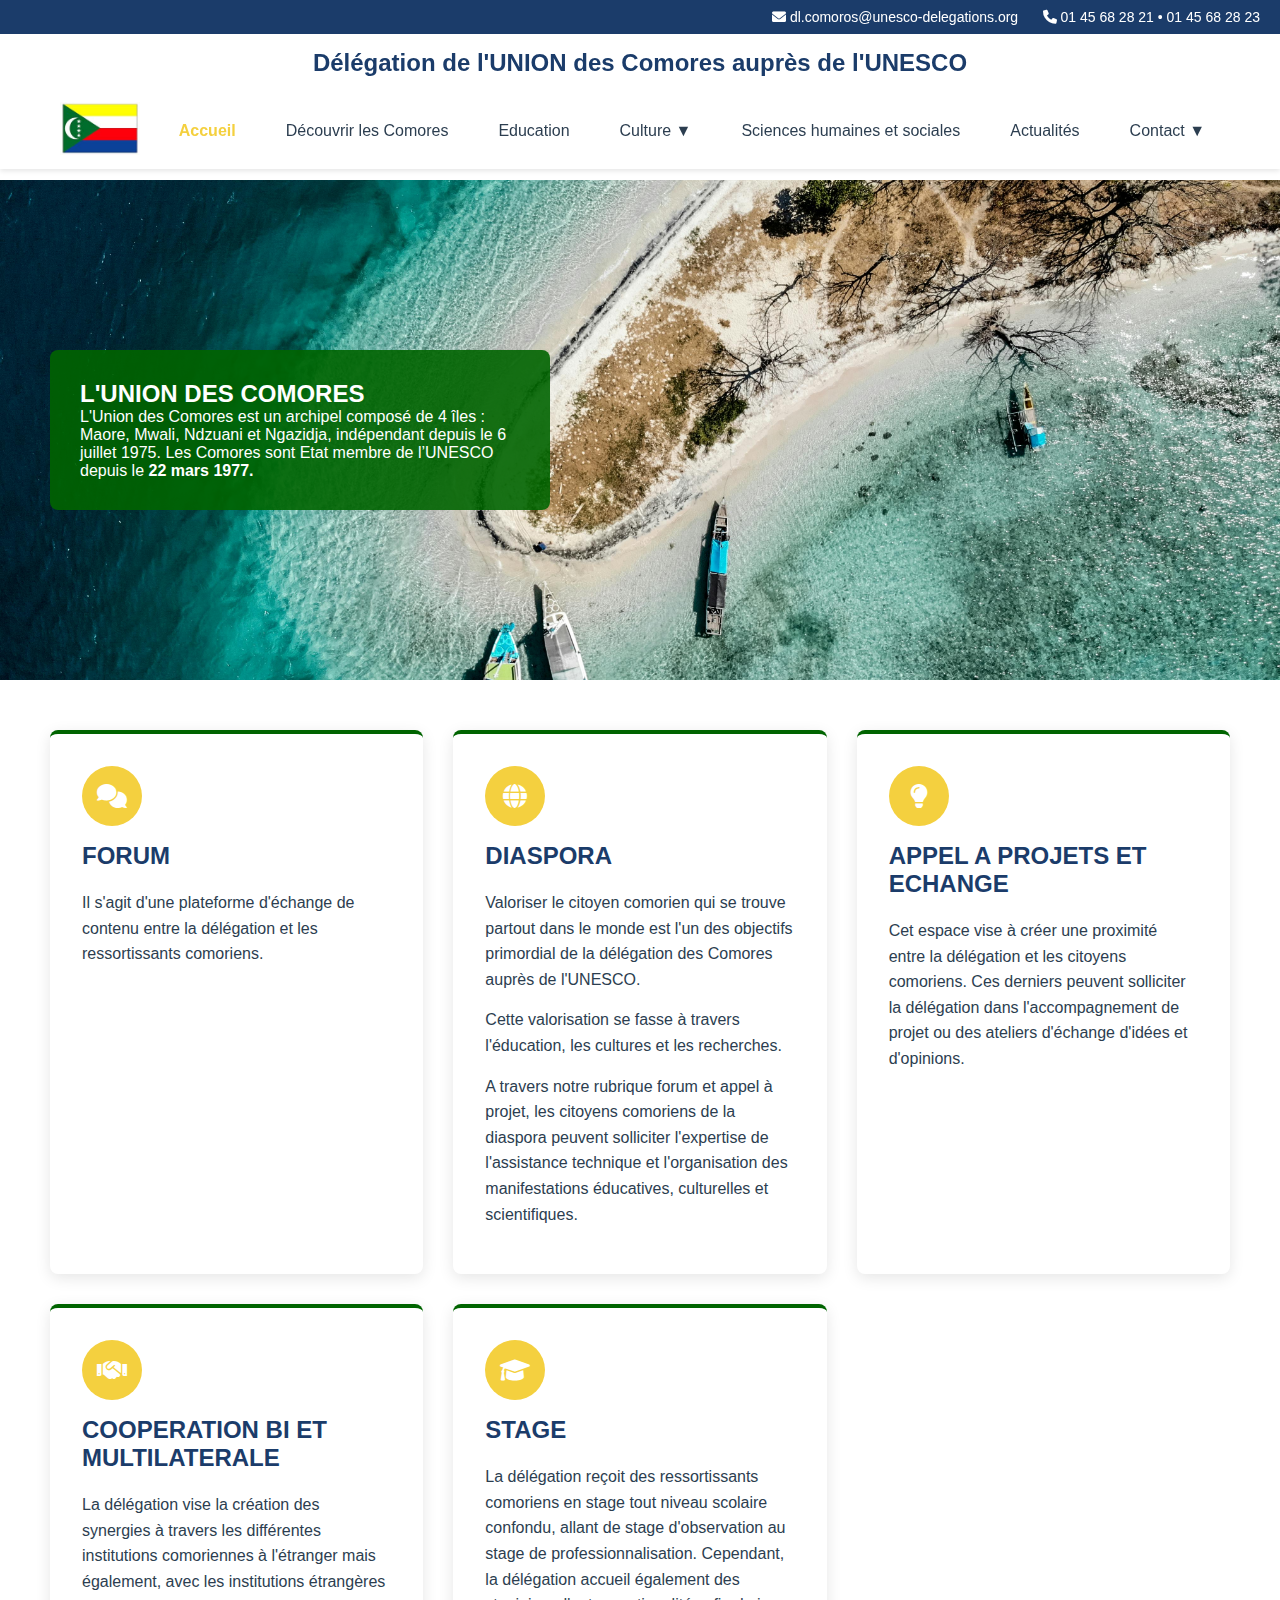
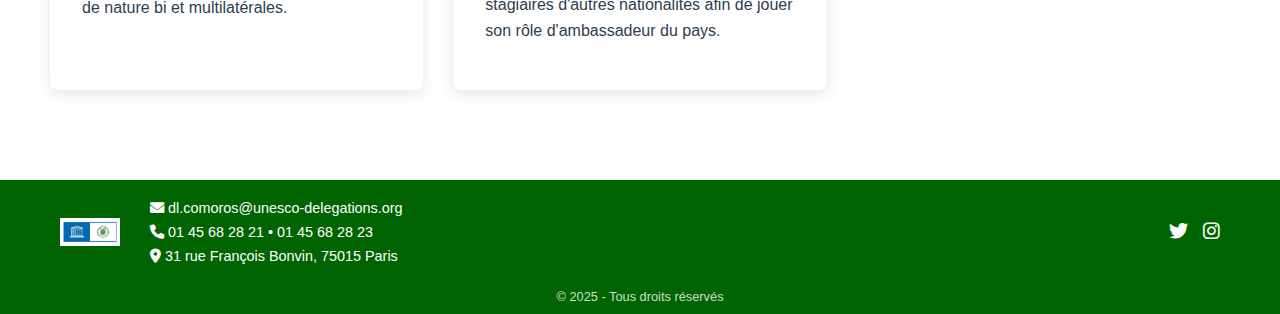
<file: index.html>
<!DOCTYPE html>
<html lang="fr">
<head>
    <meta charset="UTF-8">
    <meta name="viewport" content="width=device-width, initial-scale=1.0">
    <title>Accueil - Délégation des Comores</title>
    <link rel="icon" type="image/x-icon" href="img/favicon.png">
    <link href="https://cdnjs.cloudflare.com/ajax/libs/font-awesome/6.0.0/css/all.min.css" rel="stylesheet">
    <link href="styles/index.css" rel="stylesheet">
</head>
<body>
    <header>
        <div class="top-bar">
            <a href="mailto:dl.comoros@unesco-delegations.org"><i class="fas fa-envelope"></i> dl.comoros@unesco-delegations.org</a>
            <a href="#"><i class="fas fa-phone"></i> 01 45 68 28 21 • 01 45 68 28 23</a>
        </div>
        <h1>Délégation de l'UNION des Comores auprès de l'UNESCO</h1>
        <div class="main-nav">
            <div class="logo">
                <a href="index.html"><img src="img/drapeau-comores.jpg" alt="Logo"></a>
            </div>
            <button class="hamburger" aria-label="Menu mobile">
                <span></span>
                <span></span>
                <span></span>
            </button>
            <nav>
                <ul>
                    <li class="active"><a href="index.html">Accueil</a></li>
                    <li><a href="comores.html">Découvrir les Comores</a></li>
                    <li><a href="education.html">Education</a></li>
                    <li>
                        <a href="culture.html">Culture ▼</a>
                        <ul class="sub-menu">
                            <li><a href="cult-pnat.html">Patrimoine culturel et naturel</a></li>
                            <li><a href="cult-pimmateriel.html">Patrimoine immatériel</a></li>
                        </li> 
                        </ul>
                    <li><a href="sciences-hs.html">Sciences humaines et sociales</a></li>
                    <li><a href="actualites.html">Actualités</a></li>
                    <li>
                    <a href="contact.html">Contact ▼</a>
                    <ul class="sub-menu">
                        <li><a href="representants.html">Représentants</a></li>
                </ul>
            </nav>
        </div>
    </header>

    <!-- Flux RSS banderole -->
    <div class="rss-ticker">
        <rssapp-ticker id="_cpVtW7eo3ubuuKLL"></rssapp-ticker>
        </div>

    <section class="hero">
        <img src="img/hero1.jpg" alt="Hero image" class="hero-image">
        <div class="hero-content">
            <h2>L'UNION DES COMORES</h2>
            <p>L'Union des Comores est un archipel composé de 4 îles : Maore, Mwali, Ndzuani et Ngazidja, indépendant
                depuis le 6 juillet 1975.
                Les Comores sont Etat membre de l’UNESCO depuis le <strong> 22 mars 1977. </strong></p>
        </div>
    </section>

    <section class="main-content">
        <div class="card">
            <div class="icon-wrapper">
                <i class="fas fa-comments"></i>
            </div>
            <h2>FORUM</h2>
            <div class="card-content">
                <p>Il s'agit d'une plateforme d'échange de contenu entre la délégation et les ressortissants comoriens.</p>
            </div>
        </div>
    
        <div class="card">
            <div class="icon-wrapper">
                <i class="fas fa-globe"></i>
            </div>
            <h2>DIASPORA</h2>
            <div class="card-content">
                <p>Valoriser le citoyen comorien qui se trouve partout dans le monde est l'un des objectifs primordial de la délégation des Comores auprès de l'UNESCO.</p>
                <p>Cette valorisation se fasse à travers l'éducation, les cultures et les recherches.</p>
                <p>A travers notre rubrique forum et appel à projet, les citoyens comoriens de la diaspora peuvent solliciter l'expertise de l'assistance technique et l'organisation des manifestations éducatives, culturelles et scientifiques.</p>
            </div>
        </div>
    
        <div class="card">
            <div class="icon-wrapper">
                <i class="fas fa-lightbulb"></i>
            </div>
            <h2>APPEL A PROJETS ET ECHANGE</h2>
            <div class="card-content">
                <p>Cet espace vise à créer une proximité entre la délégation et les citoyens comoriens. Ces derniers peuvent solliciter la délégation dans l'accompagnement de projet ou des ateliers d'échange d'idées et d'opinions.</p>
            </div>
        </div>
    
        <div class="card">
            <div class="icon-wrapper">
                <i class="fas fa-handshake"></i>
            </div>
            <h2>COOPERATION BI ET MULTILATERALE</h2>
            <div class="card-content">
                <p>La délégation vise la création des synergies à travers les différentes institutions comoriennes à l'étranger mais également, avec les institutions étrangères de nature bi et multilatérales.</p>
            </div>
        </div>
    
        <div class="card">
            <div class="icon-wrapper">
                <i class="fas fa-graduation-cap"></i>
            </div>
            <h2>STAGE</h2>
            <div class="card-content">
                <p>La délégation reçoit des ressortissants comoriens en stage tout niveau scolaire confondu, allant de stage d'observation au stage de professionnalisation. Cependant, la délégation accueil également des stagiaires d'autres nationalités afin de jouer son rôle d'ambassadeur du pays.</p>
            </div>
        </div>
    </section>

    <!-- RSS Wall -->
    <div class="rss-wall">
        <rssapp-wall id="_cpVtW7eo3ubuuKLL"></rssapp-wall>
    </div>
<!-- Footer -->
    <footer>
        <div class="footer-container">
            <div class="footer-info">
                <img src="img/unesco.jpg" alt="Logo UNESCO" class="unesco-logo">
                <div class="contact-info">
                    <a href="mailto:dl.comoros@unesco-delegations.org"><i class="fas fa-envelope"></i> dl.comoros@unesco-delegations.org</a>
                    <a href="#"><i class="fas fa-phone"></i> 01 45 68 28 21 • 01 45 68 28 23</a>
                    <a href="https://www.google.com/maps/search/?api=1&query=31+rue+François+Bonvin+75015+Paris" target="_blank" rel="noopener noreferrer"><i class="fas fa-map-marker-alt"></i> 31 rue François Bonvin, 75015 Paris</a>
                </div>
            </div>
            <div class="social-links">
                <a href="https://x.com/dlcomores" target="_blank"><i class="fab fa-twitter"></i></a>
                <a href="https://www.instagram.com/comoresunesco/" target="_blank"><i class="fab fa-instagram"></i></a>
            </div>
        </div>
        <div class="copyright">
            <p>&copy; 2025 - Tous droits réservés</p>
        </div>
    </footer>

    <script src="https://widget.rss.app/v1/ticker.js" type="text/javascript" async></script>
    <script src="https://widget.rss.app/v1/wall.js" type="text/javascript" async></script>
    <script src="script.js"></script>
</body>
</html>
</file>
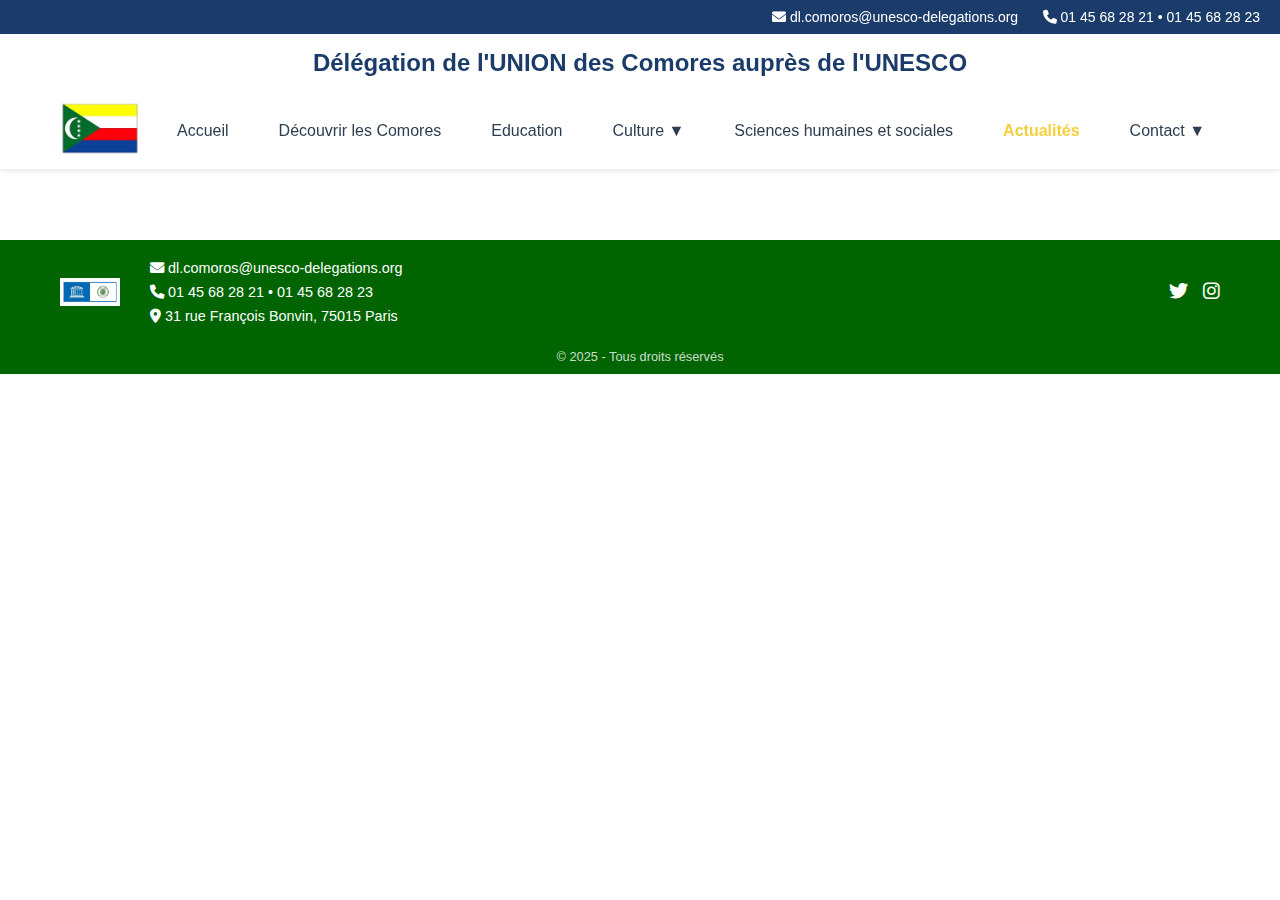
<file: actualites.html>
<!DOCTYPE html>
<html lang="fr">

<head>
    <meta charset="UTF-8">
    <meta name="viewport" content="width=device-width, initial-scale=1.0">
    <title>Actualités - Délégation des Comores</title>
    <link rel="icon" type="image/x-icon" href="img/favicon.png">
    <link href="https://cdnjs.cloudflare.com/ajax/libs/font-awesome/6.0.0/css/all.min.css" rel="stylesheet">
    <link href="styles/actualites.css" rel="stylesheet">
    <link href="styles/index.css" rel="stylesheet">
    <script src="https://widget.rss.app/v1/ticker.js" type="text/javascript" async></script>
</head>

<body>
    <!-- Header -->
    <header>
        <div class="top-bar">
            <a href="mailto:dl.comoros@unesco-delegations.org"><i class="fas fa-envelope"></i>
                dl.comoros@unesco-delegations.org</a>
            <a href="#"><i class="fas fa-phone"></i> 01 45 68 28 21 • 01 45 68 28 23</a>
        </div>
        <h1>Délégation de l'UNION des Comores auprès de l'UNESCO</h1>
        <div class="main-nav">
            <div class="logo">
                <a href="index.html"><img src="img/drapeau-comores.jpg" alt="Logo"></a>
            </div>
            <button class="hamburger" aria-label="Menu mobile">
                <span></span>
                <span></span>
                <span></span>
            </button>
            <nav>
                <ul>
                    <li><a href="index.html">Accueil</a></li>
                    <li><a href="comores.html">Découvrir les Comores</a></li>
                    <li><a href="education.html">Education</a></li>
                    <li>
                        <a href="culture.html">Culture ▼</a>
                        <ul class="sub-menu">
                            <li><a href="cult-pnat.html">Patrimoine culturel et naturel</a></li>
                            <li><a href="cult-pimmateriel.html">Patrimoine immatériel</a></li>
                    </li>
                </ul>
                <li><a href="sciences-hs.html">Sciences humaines et sociales</a></li>
                <li class="active"><a href="actualites.html">Actualités</a></li>
                <li>
                    <a href="contact.html">Contact ▼</a>
                    <ul class="sub-menu">
                        <li><a href="representants.html">Représentants</a></li>
                    </ul>
            </nav>
        </div>
    </header>
    <main class="main-content-actualites">
        <rssapp-list id="_cpVtW7eo3ubuuKLL"></rssapp-list>
        <script src="https://widget.rss.app/v1/list.js" type="text/javascript" async></script>
    </main>
    <!-- Footer -->
    <footer>
        <div class="footer-container">
            <div class="footer-info">
                <img src="img/unesco.jpg" alt="Logo UNESCO" class="unesco-logo">
                <div class="contact-info">
                    <a href="mailto:dl.comoros@unesco-delegations.org"><i class="fas fa-envelope"></i>
                        dl.comoros@unesco-delegations.org</a>
                    <a href="#"><i class="fas fa-phone"></i> 01 45 68 28 21 • 01 45 68 28 23</a>
                    <a href="https://www.google.com/maps/search/?api=1&query=31+rue+François+Bonvin+75015+Paris"
                        target="_blank" rel="noopener noreferrer"><i class="fas fa-map-marker-alt"></i> 31 rue François
                        Bonvin, 75015 Paris</a>
                </div>
            </div>
            <div class="social-links">
                <a href="https://x.com/dlcomores" target="_blank"><i class="fab fa-twitter"></i></a>
                <a href="https://www.instagram.com/comoresunesco/" target="_blank"><i class="fab fa-instagram"></i></a>
            </div>
        </div>
        <div class="copyright">
            <p>&copy; 2025 - Tous droits réservés</p>
        </div>
    </footer>

    <!-- Scripts -->
    <script src="script.js"></script>
</file>
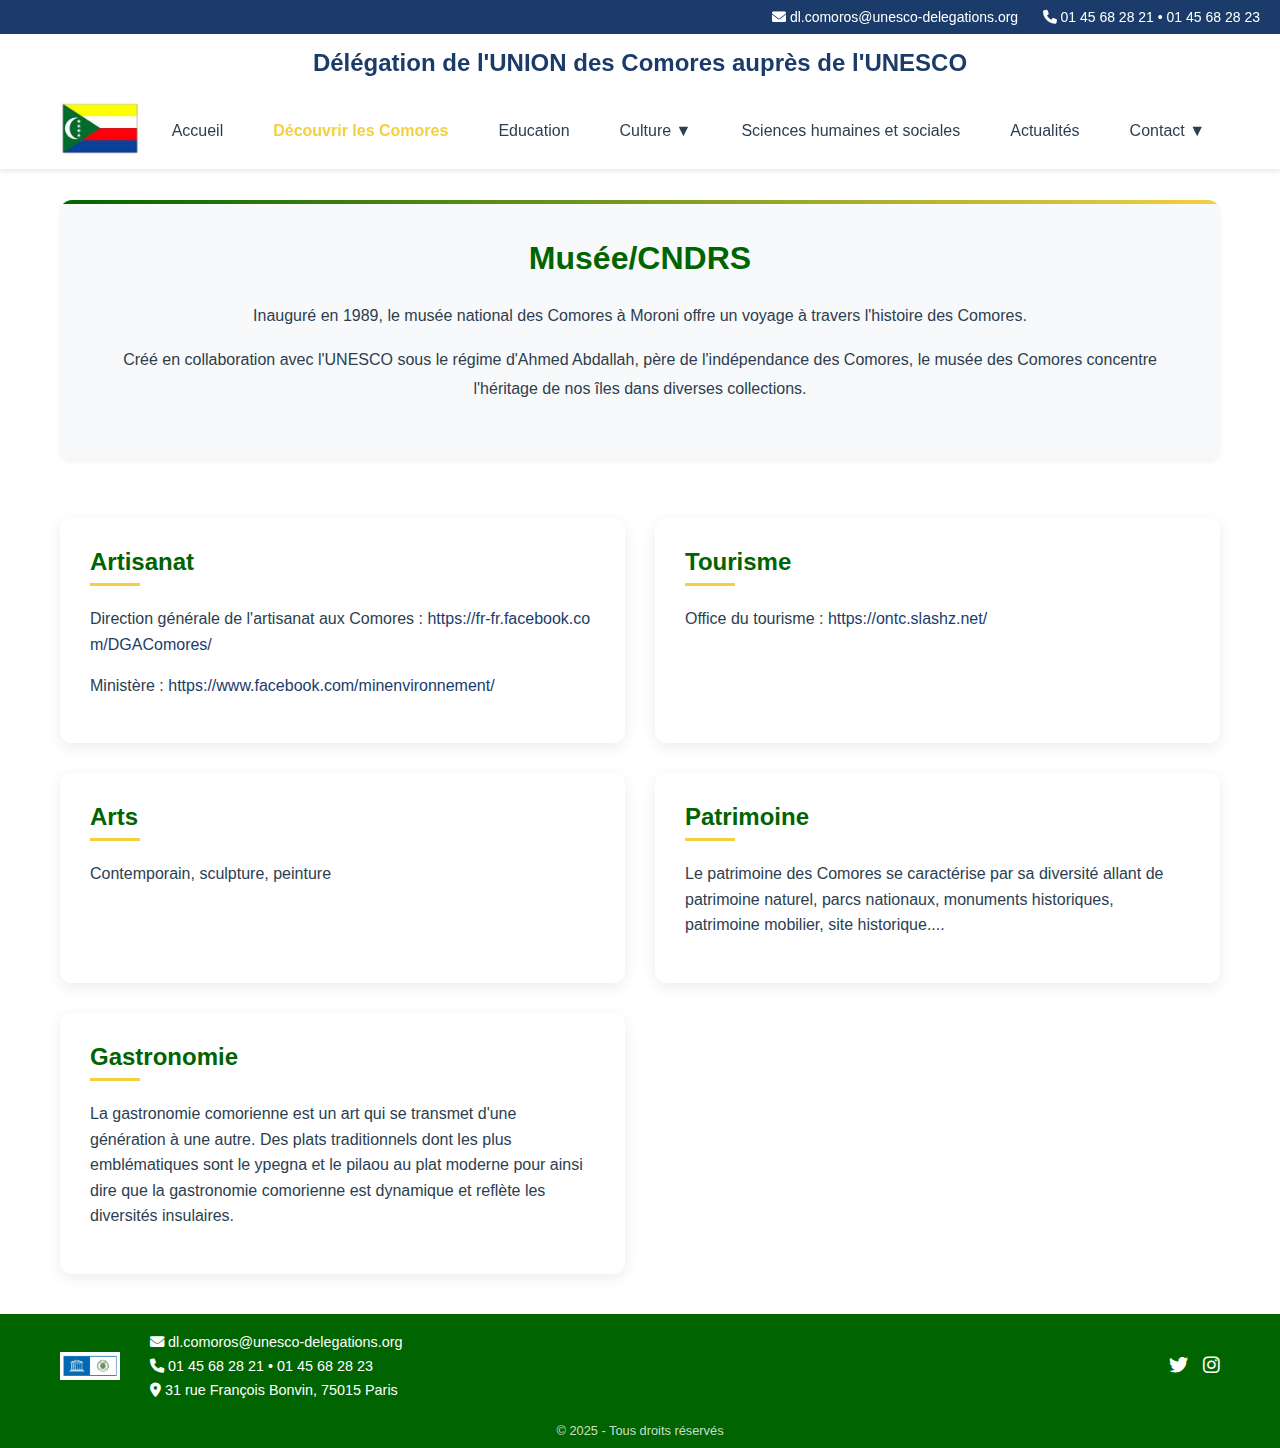
<file: comores.html>
<!DOCTYPE html>
<html lang="fr">

<head>
    <meta charset="UTF-8">
    <meta name="viewport" content="width=device-width, initial-scale=1.0">
    <title>Découvrir les Comores - Délégation des Comores</title>
    <link rel="icon" type="image/x-icon" href="img/favicon.png">
    <link href="https://cdnjs.cloudflare.com/ajax/libs/font-awesome/6.0.0/css/all.min.css" rel="stylesheet">
    <link href="styles/comores.css" rel="stylesheet">
    <link href="styles/index.css" rel="stylesheet">
    <script src="https://widget.rss.app/v1/ticker.js" type="text/javascript" async></script>
</head>

<body>
    <header>
        <div class="top-bar">
            <a href="mailto:dl.comoros@unesco-delegations.org"><i class="fas fa-envelope"></i>
                dl.comoros@unesco-delegations.org</a>
            <a href="#"><i class="fas fa-phone"></i> 01 45 68 28 21 • 01 45 68 28 23</a>
        </div>
        <h1>Délégation de l'UNION des Comores auprès de l'UNESCO</h1>
        <div class="main-nav">
            <div class="logo">
                <a href="index.html"><img src="img/drapeau-comores.jpg" alt="Logo"></a>
            </div>
            <button class="hamburger" aria-label="Menu mobile">
                <span></span>
                <span></span>
                <span></span>
            </button>
            <nav>
                <ul>
                    <li><a href="index.html">Accueil</a></li>
                    <li class="active"><a href="comores.html">Découvrir les Comores</a></li>
                    <li><a href="education.html">Education</a></li>
                    <li>
                        <a href="culture.html">Culture ▼</a>
                        <ul class="sub-menu">
                            <li><a href="cult-pnat.html">Patrimoine culturel et naturel</a></li>
                            <li><a href="cult-pimmateriel.html">Patrimoine immatériel</a></li>
                        </ul>
                    </li>
                    <li><a href="sciences-hs.html">Sciences humaines et sociales</a></li>
                    <li><a href="actualites.html">Actualités</a></li>
                    <li>
                        <a href="contact.html">Contact ▼</a>
                        <ul class="sub-menu">
                            <li><a href="representants.html">Représentants</a></li>
                        </ul>
                    </li>
                </ul>
            </nav>
        </div>

    </header>
    <!-- Contenu principal -->
    <main class="main-content-comores">
        <div class="museum-section">
            <h2 class="section-title">Musée/CNDRS</h2>
            <p>Inauguré en 1989, le musée national des Comores à Moroni offre un voyage à travers l'histoire des
                Comores.</p>
            <p>Créé en collaboration avec l'UNESCO sous le régime d'Ahmed Abdallah, père de l'indépendance des Comores,
                le musée des Comores concentre l'héritage de nos îles dans diverses collections.</p>
        </div>

        <div class="culture-sections">
            <section class="culture-item">
                <h3 class="section-title green">Artisanat</h3>
                <div class="links-group">
                    <p>Direction générale de l'artisanat aux Comores :
                        <a href="https://fr-fr.facebook.com/DGAComores/" target="_blank"
                            rel="noopener">https://fr-fr.facebook.com/DGAComores/</a>
                    </p>
                    <p>Ministère :
                        <a href="https://www.facebook.com/minenvironnement/" target="_blank"
                            rel="noopener">https://www.facebook.com/minenvironnement/</a>
                    </p>
                </div>
            </section>

            <section class="culture-item">
                <h3 class="section-title green">Tourisme</h3>
                <div class="links-group">
                    <p>Office du tourisme :
                        <a href="https://ontc.slashz.net/" target="_blank" rel="noopener">https://ontc.slashz.net/</a>
                    </p>
                </div>
            </section>

            <section class="culture-item">
                <h3 class="section-title green">Arts</h3>
                <p>Contemporain, sculpture, peinture</p>
            </section>

            <section class="culture-item">
                <h3 class="section-title green">Patrimoine</h3>
                <p>Le patrimoine des Comores se caractérise par sa diversité allant de patrimoine naturel, parcs
                    nationaux, monuments historiques, patrimoine mobilier, site historique....</p>
            </section>

            <section class="culture-item">
                <h3 class="section-title green">Gastronomie</h3>
                <p>La gastronomie comorienne est un art qui se transmet d'une génération à une autre. Des plats
                    traditionnels dont les plus emblématiques sont le ypegna et le pilaou au plat moderne pour ainsi
                    dire que la gastronomie comorienne est dynamique et reflète les diversités insulaires.</p>
            </section>
        </div>
    </main>
    <!-- Footer -->
    <footer>
        <div class="footer-container">
            <div class="footer-info">
                <img src="img/unesco.jpg" alt="Logo UNESCO" class="unesco-logo">
                <div class="contact-info">
                    <a href="mailto:dl.comoros@unesco-delegations.org"><i class="fas fa-envelope"></i>
                        dl.comoros@unesco-delegations.org</a>
                    <a href="#"><i class="fas fa-phone"></i> 01 45 68 28 21 • 01 45 68 28 23</a>
                    <a href="https://www.google.com/maps/search/?api=1&query=31+rue+François+Bonvin+75015+Paris"
                        target="_blank" rel="noopener noreferrer"><i class="fas fa-map-marker-alt"></i> 31 rue François
                        Bonvin, 75015 Paris</a>
                </div>
            </div>
            <div class="social-links">
                <a href="https://x.com/dlcomores" target="_blank"><i class="fab fa-twitter"></i></a>
                <a href="https://www.instagram.com/comoresunesco/" target="_blank"><i class="fab fa-instagram"></i></a>
            </div>
        </div>
        <div class="copyright">
            <p>&copy; 2025 - Tous droits réservés</p>
        </div>
    </footer>

    <!-- Scripts -->
    <script src="https://widget.rss.app/v1/ticker.js" type="text/javascript" async></script>
    <script src="https://widget.rss.app/v1/wall.js" type="text/javascript" async></script>
    <script src="script.js"></script>
</body>

</html>
</file>
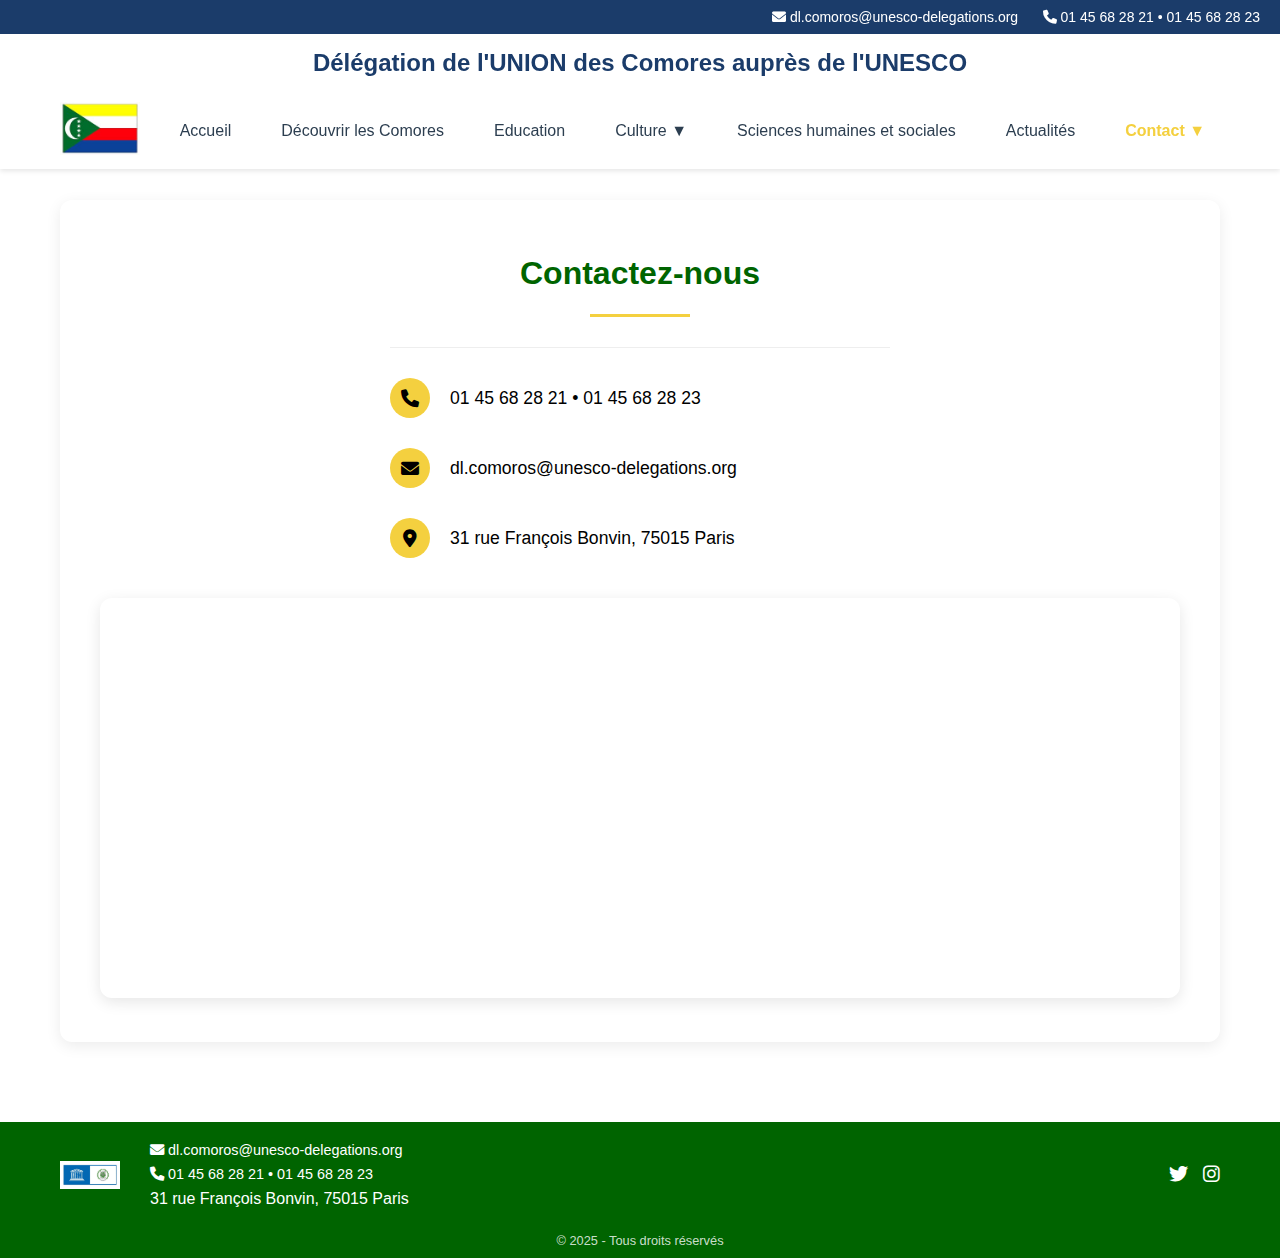
<file: contact.html>
<!DOCTYPE html>
<html lang="fr">

<head>
    <meta charset="UTF-8">
    <meta name="viewport" content="width=device-width, initial-scale=1.0">
    <title>Contact - Délégation des Comores</title>
    <link rel="icon" type="image/x-icon" href="img/favicon.png">
    <link rel="stylesheet" href="styles/index.css">
    <link rel="stylesheet" href="styles/contact.css">
    <link rel="stylesheet" href="https://cdnjs.cloudflare.com/ajax/libs/font-awesome/6.0.0/css/all.min.css">
</head>

<body>
    <header>
        <div class="top-bar">
            <a href="mailto:dl.comoros@unesco-delegations.org"><i class="fas fa-envelope"></i>
                dl.comoros@unesco-delegations.org</a>
            <a href="#"><i class="fas fa-phone"></i> 01 45 68 28 21 • 01 45 68 28 23</a>
        </div>
        <h1>Délégation de l'UNION des Comores auprès de l'UNESCO</h1>
        <div class="main-nav">
            <a href="index.html" class="logo">
                <img src="img/drapeau-comores.jpg" alt="Logo Délégation des Comores">
            </a>
            <button class="hamburger" aria-label="Menu mobile">
                <span></span>
                <span></span>
                <span></span>
            </button>
            <nav>
                <ul>
                    <li><a href="index.html">Accueil</a></li>
                    <li><a href="comores.html">Découvrir les Comores</a></li>
                    <li><a href="education.html">Education</a></li>
                    <li>
                        <a href="culture.html">Culture ▼</a>
                        <ul class="sub-menu">
                            <li><a href="cult-pnat.html">Patrimoine culturel et naturel</a></li>
                            <li><a href="cult-pimmateriel.html">Patrimoine immatériel</a></li>
                        </ul>
                    </li>
                    <li><a href="sciences-hs.html">Sciences humaines et sociales</a></li>
                    <li><a href="actualites.html">Actualités</a></li>
                    <li class="active">
                        <a href="contact.html">Contact ▼</a>
                        <ul class="sub-menu">
                            <li><a href="representants.html">Représentants</a></li>
                        </ul>
                    </li>
                </ul>
            </nav>
        </div>

    </header>

    <main class="main-content-contact">
        <div class="contact-container">
            <h1>Contactez-nous</h1>

            <div class="contact-page-info">
                <div class="contact-page-info-item">
                    <i class="fas fa-phone"></i>
                    <a href="tel:+33145682821">01 45 68 28 21 • 01 45 68 28 23</a>
                </div>

                <div class="contact-page-info-item">
                    <i class="fas fa-envelope"></i>
                    <a href="mailto:dl.comoros@unesco-delegations.org">dl.comoros@unesco-delegations.org</a>
                </div>

                <div class="contact-page-info-item">
                    <i class="fas fa-map-marker-alt"></i>
                    <p>31 rue François Bonvin, 75015 Paris</p>
                </div>
            </div>

            <iframe class="contact-page-map"
                src="https://www.google.com/maps/embed?pb=!1m18!1m12!1m3!1d2625.9740126557893!2d2.3036859!3d48.847284!2m3!1f0!2f0!3f0!3m2!1i1024!2i768!4f13.1!3m3!1m2!1s0x47e67033f5c76719%3A0x1c0b82c6e1d84603!2s31%20Rue%20Fran%C3%A7ois%20Bonvin%2C%2075015%20Paris!5e0!3m2!1sfr!2sfr!4v1234567890"
                allowfullscreen="" loading="lazy">
            </iframe>
        </div>
    </main>

    <footer>
        <div class="footer-container">
            <div class="footer-info">
                <img src="img/unesco.jpg" alt="Logo UNESCO" class="unesco-logo">
                <div class="contact-info">
                    <a href="mailto:dl.comoros@unesco-delegations.org"><i class="fas fa-envelope"></i>
                        dl.comoros@unesco-delegations.org</a>
                    <a href="#"><i class="fas fa-phone"></i> 01 45 68 28 21 • 01 45 68 28 23</a>
                    <p>31 rue François Bonvin, 75015 Paris</p>
                </div>
            </div>
            <div class="social-links">
                <a href="https://x.com/dlcomores" target="_blank" aria-label="Twitter"><i
                        class="fab fa-twitter"></i></a>
                <a href="https://www.instagram.com/comoresunesco/" target="_blank" aria-label="Instagram"><i
                        class="fab fa-instagram"></i></a>
            </div>
        </div>
        <div class="copyright">
            <p>© 2025 - Tous droits réservés</p>
        </div>
    </footer>
    <script src="script.js"></script>
</body>
</html>
</file>
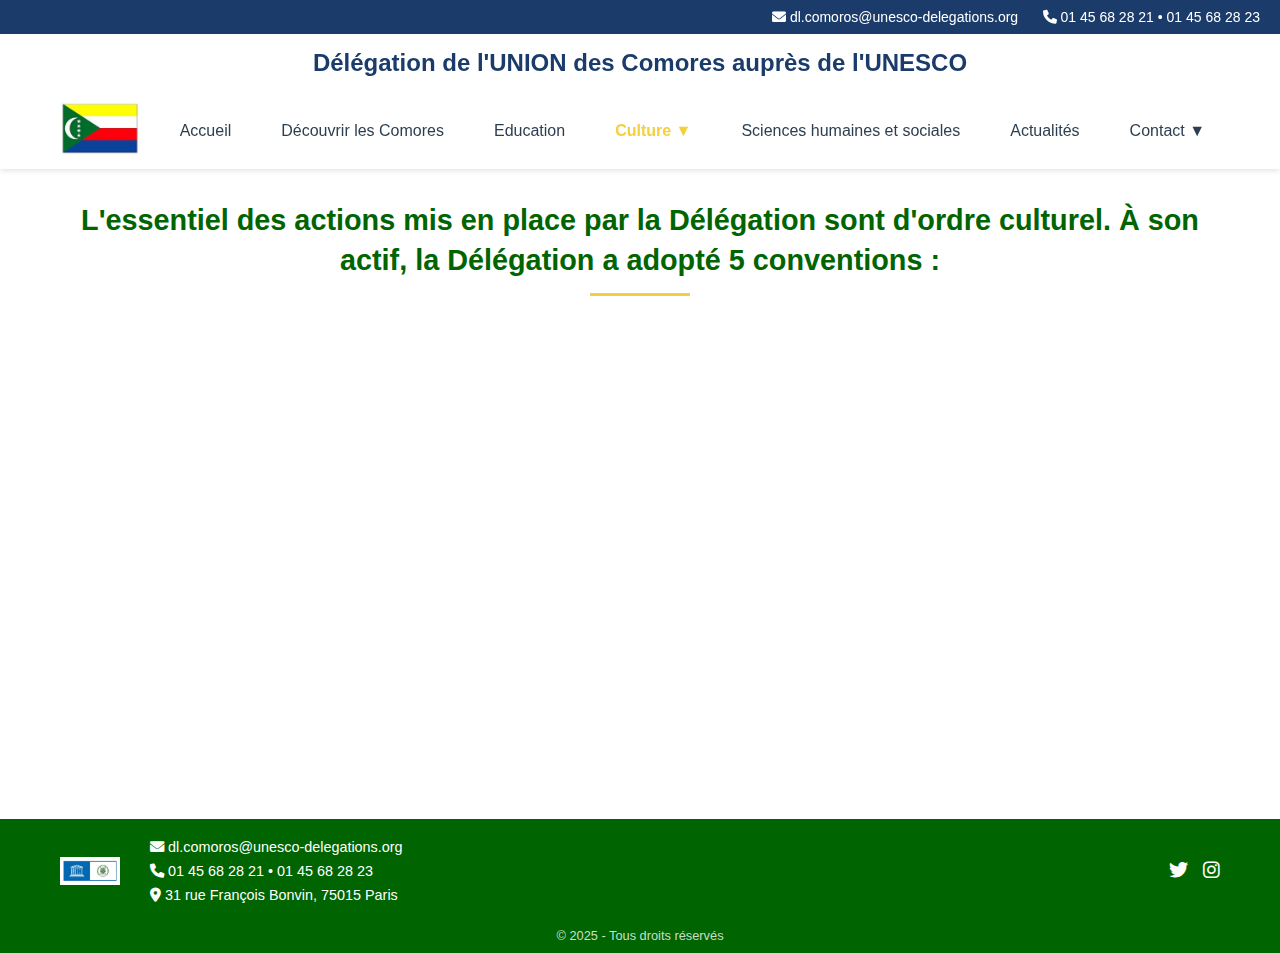
<file: culture.html>
<!DOCTYPE html>
<html lang="fr">

<head>
    <meta charset="UTF-8">
    <meta name="viewport" content="width=device-width, initial-scale=1.0">
    <title>Culture - Délégation des Comores</title>
    <link rel="icon" type="image/x-icon" href="img/favicon.png">
    <link href="https://cdnjs.cloudflare.com/ajax/libs/font-awesome/6.0.0/css/all.min.css" rel="stylesheet">
    <link href="styles/culture.css" rel="stylesheet">
    <link href="styles/index.css" rel="stylesheet">
    <script src="https://widget.rss.app/v1/ticker.js" type="text/javascript" async></script>
</head>

<body>
    <header>
        <div class="top-bar">
            <a href="mailto:dl.comoros@unesco-delegations.org"><i class="fas fa-envelope"></i>
                dl.comoros@unesco-delegations.org</a>
            <a href="#"><i class="fas fa-phone"></i> 01 45 68 28 21 • 01 45 68 28 23</a>
        </div>
        <h1>Délégation de l'UNION des Comores auprès de l'UNESCO</h1>
        <div class="main-nav">
            <div class="logo">
                <a href="index.html"><img src="img/drapeau-comores.jpg" alt="Logo"></a>
            </div>
            <button class="hamburger" aria-label="Menu mobile">
                <span></span>
                <span></span>
                <span></span>
            </button>
            <nav>
                <ul>
                    <li><a href="index.html">Accueil</a></li>
                    <li><a href="comores.html">Découvrir les Comores</a></li>
                    <li><a href="education.html">Education</a></li>
                    <li class="active">
                        <a href="culture.html">Culture ▼</a>
                        <ul class="sub-menu">
                            <li><a href="cult-pnat.html">Patrimoine culturel et naturel</a></li>
                            <li><a href="cult-pimmateriel.html">Patrimoine immatériel</a></li>
                        </ul>
                    </li>
                    <li><a href="sciences-hs.html">Sciences humaines et sociales</a></li>
                    <li><a href="actualites.html">Actualités</a></li>
                    <li>
                        <a href="contact.html">Contact ▼</a>
                        <ul class="sub-menu">
                            <li><a href="representants.html">Représentants</a></li>
                        </ul>
                    </li>
                </ul>
            </nav>
        </div>
    </header>
    <!-- Contenu principal  -->
    <main class="main-content-culture">
        <h2>L'essentiel des actions mis en place par la Délégation sont d'ordre culturel. À son actif, la Délégation a
            adopté 5 conventions :</h2>

        <div class="conventions-list">
            <a href="https://www.unesco.org/fr/legal-affairs/convention-means-prohibiting-and-preventing-illicit-import-export-and-transfer-ownership-cultural"
                target="_blank" class="convention-btn">
                Convention concernant les mesures à prendre pour interdire et empêcher l'importation, l'exportation et
                le transfert de propriété illicites des biens culturels.
            </a>

            <a href="https://www.unesco.org/fr/legal-affairs/convention-concerning-protection-world-cultural-and-natural-heritage"
                target="_blank" class="convention-btn">
                Convention concernant la protection du patrimoine mondial, culturel et naturel
            </a>

            <a href="https://www.unesco.org/fr/legal-affairs/convention-protection-underwater-cultural-heritage"
                target="_blank" class="convention-btn">
                Convention sur la protection du patrimoine culturel subaquatique
            </a>

            <a href="https://www.unesco.org/fr/legal-affairs/convention-safeguarding-intangible-cultural-heritage"
                target="_blank" class="convention-btn">
                Convention pour la sauvegarde du patrimoine culturel immatériel
            </a>

            <a href="https://www.unesco.org/fr/legal-affairs/convention-protection-and-promotion-diversity-cultural-expressions"
                target="_blank" class="convention-btn">
                Convention sur la protection et la promotion de la diversité des expressions culturelles
            </a>
        </div>
    </main>

    <footer>
        <div class="footer-container">
            <div class="footer-info">
                <img src="img/unesco.jpg" alt="Logo UNESCO" class="unesco-logo">
                <div class="contact-info">
                    <a href="mailto:dl.comoros@unesco-delegations.org"><i class="fas fa-envelope"></i>
                        dl.comoros@unesco-delegations.org</a>
                    <a href="#"><i class="fas fa-phone"></i> 01 45 68 28 21 • 01 45 68 28 23</a>
                    <a href="https://www.google.com/maps/search/?api=1&query=31+rue+François+Bonvin+75015+Paris"
                        target="_blank" rel="noopener noreferrer"><i class="fas fa-map-marker-alt"></i> 31 rue François
                        Bonvin, 75015 Paris</a>
                </div>
            </div>
            <div class="social-links">
                <a href="https://x.com/dlcomores" target="_blank"><i class="fab fa-twitter"></i></a>
                <a href="https://www.instagram.com/comoresunesco/" target="_blank"><i class="fab fa-instagram"></i></a>
            </div>
        </div>
        <div class="copyright">
            <p>&copy; 2025 - Tous droits réservés</p>
        </div>
    </footer>

    <!-- Scripts -->
    <script src="https://widget.rss.app/v1/ticker.js" type="text/javascript" async></script>
    <script src="https://widget.rss.app/v1/wall.js" type="text/javascript" async></script>
    <script src="script.js"></script>
</body>

</html>
</file>
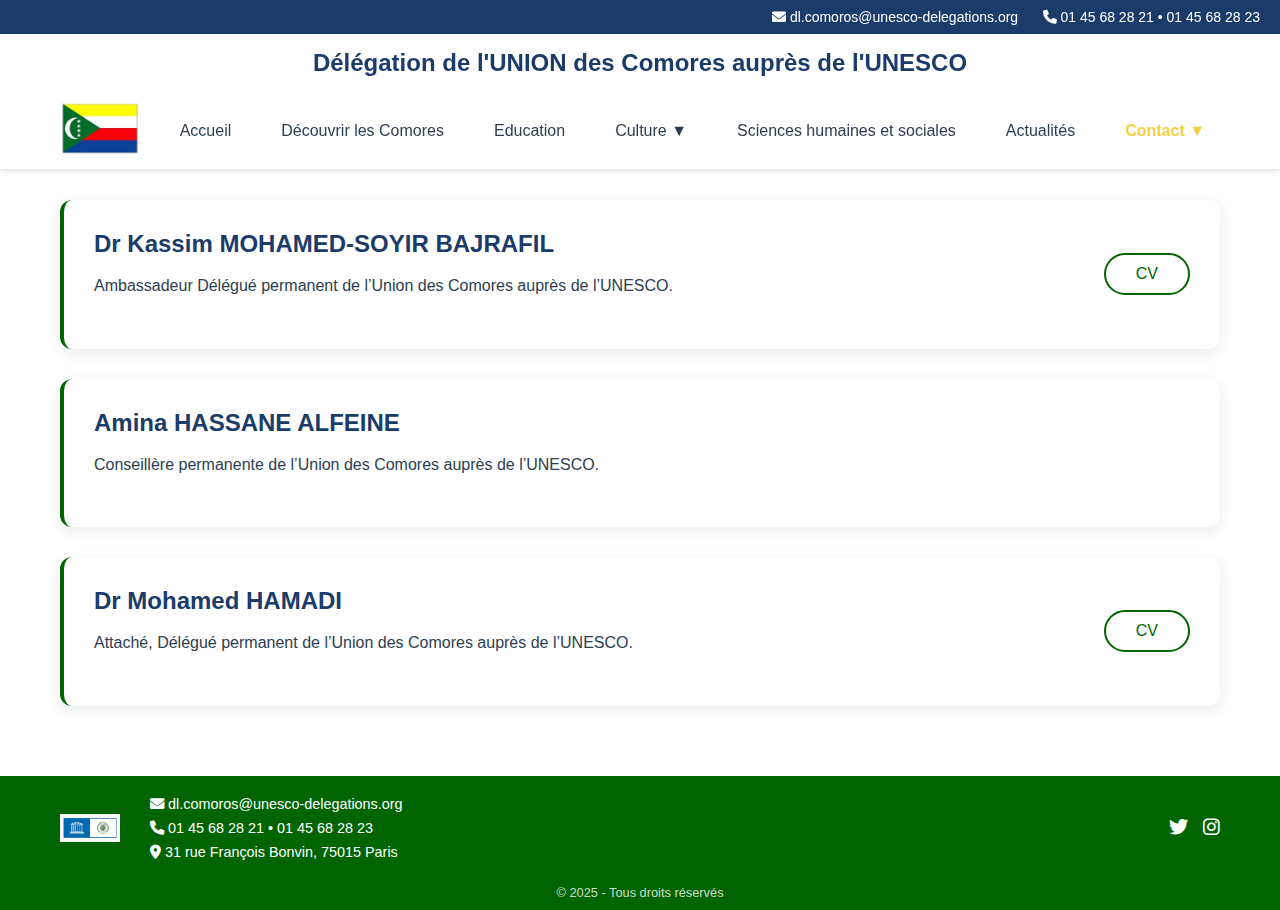
<file: representants.html>
<!DOCTYPE html>
<html lang="fr">

<head>
    <meta charset="UTF-8">
    <meta name="viewport" content="width=device-width, initial-scale=1.0">
    <title>Représentants - Délégation des Comores</title>
    <link rel="icon" type="image/x-icon" href="img/favicon.png">
    <link href="https://cdnjs.cloudflare.com/ajax/libs/font-awesome/6.0.0/css/all.min.css" rel="stylesheet">
    <link href="styles/representants.css" rel="stylesheet">
    <link href="styles/index.css" rel="stylesheet">
    <script src="https://widget.rss.app/v1/ticker.js" type="text/javascript" async></script>
</head>

<body>
    <!-- Bandeau avec adresse et numéro de telephone -->
    <header>
        <div class="top-bar">
            <a href="mailto:dl.comoros@unesco-delegations.org"><i class="fas fa-envelope"></i>
                dl.comoros@unesco-delegations.org</a>
            <a href="#"><i class="fas fa-phone"></i> 01 45 68 28 21 • 01 45 68 28 23</a>
        </div>
        <h1>Délégation de l'UNION des Comores auprès de l'UNESCO</h1>
        <!-- Barre de navigation -->
        <div class="main-nav">
            <div class="logo">
                <a href="index.html"><img src="img/drapeau-comores.jpg" alt="Logo"></a>
            </div>
            <!-- Menu hamburger (pour la version mobile) -->
            <button class="hamburger" aria-label="Menu mobile">
                <span></span>
                <span></span>
                <span></span>
            </button>
            <nav>
                <ul>
                    <li><a href="index.html">Accueil</a></li>
                    <li><a href="comores.html">Découvrir les Comores</a></li>
                    <li><a href="education.html">Education</a></li>
                    <li>
                        <a href="culture.html">Culture ▼</a>
                        <ul class="sub-menu">
                            <li><a href="cult-pnat.html">Patrimoine culturel et naturel</a></li>
                            <li><a href="cult-pimmateriel.html">Patrimoine immatériel</a></li>
                    </li>
                </ul>
                <li><a href="sciences-hs.html">Sciences humaines et sociales</a></li>
                <li><a href="actualites.html">Actualités</a></li>
                <li class="active">
                    <a href="contact.html">Contact ▼</a>
                    <ul class="sub-menu">
                        <li class="active"><a href="representants.html">Représentants</a></li>
                    </ul>
            </nav>
        </div>
    </header>
    <!DOCTYPE html>
    <html lang="fr">

    <head>
        <meta charset="UTF-8">
        <meta name="viewport" content="width=device-width, initial-scale=1.0">
        <title>Profil Employé</title>
    </head>

    <body>
        <div class="container">
            <div class="employee">
                <div class="employee-info">
                    <h2>Dr Kassim MOHAMED-SOYIR BAJRAFIL</h2>
                    <p>Ambassadeur Délégué permanent de l’Union des Comores
                        auprès de l’UNESCO.</p>
                </div>
                <a href="img/cv_bajrafil.pdf" target="_blank" class="cv-button">CV</a>
            </div>

            <div class="employee">
                <div class="employee-info">
                    <h2>Amina HASSANE ALFEINE</h2>
                    <p>Conseillère permanente de l’Union des Comores auprès de l’UNESCO.</p>
                </div>
            </div>

            <div class="employee">
                <div class="employee-info">
                    <h2>Dr Mohamed HAMADI</h2>
                    <p>Attaché, Délégué permanent de l’Union des Comores auprès de l’UNESCO.</p>
                </div>
                <a href="img/cv_hamadi.pdf" target="_blank" class="cv-button">CV</a>
            </div>
        </div>
        <!-- Footer -->
        <footer>
            <div class="footer-container">
                <div class="footer-info">
                    <img src="img/unesco.jpg" alt="Logo UNESCO" class="unesco-logo">
                    <div class="contact-info">
                        <a href="mailto:dl.comoros@unesco-delegations.org"><i class="fas fa-envelope"></i>
                            dl.comoros@unesco-delegations.org</a>
                        <a href="#"><i class="fas fa-phone"></i> 01 45 68 28 21 • 01 45 68 28 23</a>
                        <a href="https://www.google.com/maps/search/?api=1&query=31+rue+François+Bonvin+75015+Paris"
                            target="_blank" rel="noopener noreferrer"><i class="fas fa-map-marker-alt"></i> 31 rue
                            François Bonvin, 75015 Paris</a>
                    </div>
                </div>
                <div class="social-links">
                    <a href="https://x.com/dlcomores" target="_blank"><i class="fab fa-twitter"></i></a>
                    <a href="https://www.instagram.com/comoresunesco/" target="_blank"><i
                            class="fab fa-instagram"></i></a>
                </div>
            </div>
            <div class="copyright">
                <p>&copy; 2025 - Tous droits réservés</p>
            </div>
        </footer>

        <!-- Scripts -->
        <script>
            // Configuration de PDF.js
            pdfjsLib.GlobalWorkerOptions.workerSrc = 'https://cdnjs.cloudflare.com/ajax/libs/pdf.js/3.4.120/pdf.worker.min.js';

            let currentPdf = null;
            let currentPage = 1;
            let pdfDoc = null;

            // Gestion de la modal
            const modal = document.getElementById('pdf-modal');
            const closeButton = document.querySelector('.close-button');
            const prevButton = document.getElementById('prev-page');
            const nextButton = document.getElementById('next-page');
            const pageNum = document.getElementById('page-num');
            const pageCount = document.getElementById('page-count');

            closeButton.onclick = () => {
                modal.style.display = 'none';
            };

            window.onclick = (event) => {
                if (event.target === modal) {
                    modal.style.display = 'none';
                }
            };

            // Fonction pour charger et afficher une page du PDF
            async function renderPage(pageNum) {
                const page = await pdfDoc.getPage(pageNum);
                const canvas = document.createElement('canvas');
                const ctx = canvas.getContext('2d');
                const viewport = page.getViewport({ scale: 1.5 });

                canvas.width = viewport.width;
                canvas.height = viewport.height;

                const viewer = document.getElementById('pdf-viewer');
                viewer.innerHTML = '';
                viewer.appendChild(canvas);

                await page.render({
                    canvasContext: ctx,
                    viewport: viewport
                }).promise;
            }

            // Gestion des boutons de navigation
            prevButton.onclick = () => {
                if (currentPage > 1) {
                    currentPage--;
                    renderPage(currentPage);
                    pageNum.textContent = currentPage;
                }
            };

            nextButton.onclick = () => {
                if (currentPage < pdfDoc.numPages) {
                    currentPage++;
                    renderPage(currentPage);
                    pageNum.textContent = currentPage;
                }
            };

            // Fonction pour charger un PDF
            async function loadPDF(url) {
                try {
                    const loadingTask = pdfjsLib.getDocument(url);
                    pdfDoc = await loadingTask.promise;

                    pageCount.textContent = pdfDoc.numPages;
                    currentPage = 1;
                    pageNum.textContent = currentPage;

                    await renderPage(currentPage);
                    modal.style.display = 'block';
                } catch (error) {
                    console.error('Erreur lors du chargement du PDF:', error);
                    alert('Erreur lors du chargement du PDF');
                }
            }

            // Gestion des boutons CV
            document.querySelectorAll('.cv-button').forEach(button => {
                button.addEventListener('click', (e) => {
                    e.preventDefault();
                    const pdfUrl = button.dataset.cv;
                    currentPdf = pdfUrl;
                    loadPDF(pdfUrl);
                });
            });
        </script>
        <script src="https://widget.rss.app/v1/ticker.js" type="text/javascript" async></script>
        <script src="https://widget.rss.app/v1/wall.js" type="text/javascript" async></script>
        <script src="script.js"></script>
        </script>
    </body>
    </html>
</file>
<file: styles/actualites.css>
/* Styles spécifiques pour la page actualités */
.main-content-actualites {
    max-width: 1200px;
    margin: 0 auto;
    padding: 40px 20px;
}

/* Personnalisation du widget RSS */
.rssapp-list {
    background-color: #fff;
    border-radius: 12px;
    box-shadow: 0 4px 6px rgba(0, 0, 0, 0.05);
    padding: 20px;
}

/* Style des articles */
.rssapp-item {
    border-bottom: 1px solid #eee;
    padding: 20px 0;
    transition: transform 0.3s ease;
}

.rssapp-item:hover {
    transform: translateX(10px);
    background-color: #f8f9fa;
}

.rssapp-item-title {
    color: #1B3C6A;
    font-size: 1.2rem;
    margin-bottom: 10px;
}

.rssapp-item-date {
    color: #666;
    font-size: 0.9rem;
}

.rssapp-item-description {
    color: #2c3e50;
    line-height: 1.6;
    margin: 10px 0;
}

/* Style des liens */
.rssapp-item a {
    color: #006400;
    text-decoration: none;
    transition: color 0.3s ease;
}

.rssapp-item a:hover {
    color: #F4D03F;
}

/* Responsive Design */
@media (max-width: 768px) {
    .main-content-actualites {
        padding: 20px 15px;
    }

    .rssapp-item {
        padding: 15px 0;
    }

    .rssapp-item-title {
        font-size: 1.1rem;
    }
}
</file>
<file: styles/comores.css>
/* Styles spécifiques pour comores.html */
.main-content-comores {
    max-width: 1200px;
    margin: 0 auto;
    padding: 40px 20px;
}

/* Section Musée */
.museum-section {
    background-color: #f8f9fa;
    padding: 40px;
    border-radius: 12px;
    margin-bottom: 60px;
    box-shadow: 0 4px 6px rgba(0, 0, 0, 0.05);
    position: relative;
    overflow: hidden;
}

.museum-section::before {
    content: '';
    position: absolute;
    top: 0;
    left: 0;
    width: 100%;
    height: 4px;
    background: linear-gradient(90deg, #006400, #F4D03F);
}

.museum-section h2 {
    color: #006400;
    font-size: 2rem;
    margin-bottom: 25px;
    text-align: center;
}

.museum-section p {
    color: #2c3e50;
    line-height: 1.8;
    margin-bottom: 15px;
    text-align: center;
}

/* Sections Culture */
.culture-sections {
    display: grid;
    grid-template-columns: repeat(2, 1fr);
    gap: 30px;
    margin-top: 40px;
}

.culture-item {
    background-color: white;
    padding: 30px;
    border-radius: 12px;
    box-shadow: 0 4px 15px rgba(0, 0, 0, 0.08);
    transition: transform 0.3s ease;
    position: relative;
}

.culture-item:hover {
    transform: translateY(-5px);
}

.section-title.green {
    color: #006400;
    font-size: 1.5rem;
    margin-bottom: 20px;
    position: relative;
    padding-bottom: 10px;
}

.section-title.green::after {
    content: '';
    position: absolute;
    bottom: 0;
    left: 0;
    width: 50px;
    height: 3px;
    background-color: #F4D03F;
}

.culture-item p {
    color: #2c3e50;
    line-height: 1.6;
    margin-bottom: 15px;
}

.links-group {
    margin-top: 20px;
    display: flex;
    flex-direction: column;
}

.links-group a {
    color: #1B3C6A;
    text-decoration: none;
    transition: color 0.3s ease;
    margin-bottom: 10px;
    word-break: break-all;
}

.links-group a:hover {
    color: #006400;
    text-decoration: underline;
}

/* Responsive Design */
@media (max-width: 1024px) {
    .culture-sections {
        grid-template-columns: 1fr;
    }
    
    .museum-section {
        padding: 30px 20px;
    }
    
    .museum-section h2 {
        font-size: 1.75rem;
    }
}

@media (max-width: 768px) {
    .main-content-comores {
        padding: 20px 15px;
    }

    .museum-section {
        margin-bottom: 40px;
        padding: 25px;
        padding-top: 120px;
    }

    .museum-section h2 {
        font-size: 1.5rem;
    }

    .museum-section p {
        font-size: 0.9rem;
    }

    .culture-item {
        padding: 20px;
        margin-bottom: 20px;
    }

    .section-title.green {
        font-size: 1.3rem;
    }

    .culture-item p {
        font-size: 0.9rem;
    }

    .links-group {
        align-items: flex-start;
    }

    .links-group a {
        font-size: 0.9rem;
        word-break: break-word;
    }
}

@media (max-width: 480px) {
    .main-content-comores {
        padding: 15px 10px;
    }

    .museum-section {
        border-radius: 8px;
        padding-top: 125px;
    }

    .museum-section h2 {
        font-size: 1.4rem;
    }

    .culture-sections {
        gap: 20px;
    }

    .culture-item {
        padding: 15px;
    }

    .section-title.green {
        font-size: 1.2rem;
    }

    .links-group a {
        font-size: 0.8rem;
    }
}
</file>
<file: styles/contact.css>
/* Styles pour la page de contact */
.main-content-contact {
    max-width: 1200px;
    margin: 0 auto;
    padding: 40px 20px;
    text-align: center;
}

.contact-container {
    background-color: white;
    border-radius: 12px;
    box-shadow: 0 4px 15px rgba(0, 0, 0, 0.08);
    padding: 40px;
    margin-bottom: 40px;
}

.contact-container h1 {
    color: #006400;
    font-size: 2rem;
    margin-bottom: 30px;
    text-align: center;
    position: relative;
}

.contact-container h1::after {
    content: '';
    position: absolute;
    bottom: -10px;
    left: 50%;
    transform: translateX(-50%);
    width: 100px;
    height: 3px;
    background-color: #F4D03F;
}

/* Contact Information Styles */
.contact-page-info {
    margin-top: 40px;
    padding-top: 30px;
    border-top: 1px solid #eee;
    display: flex;
    flex-direction: column;
    align-items: center;
    gap: 30px;
    width: 100%;
    max-width: 500px;
    margin-left: auto;
    margin-right: auto;
}

.contact-page-info-item {
    display: flex;
    flex-direction: row;
    align-items: center;
    gap: 20px;
    width: 100%;
    transition: transform 0.3s ease;
}

.contact-page-info-item:hover {
    transform: translateX(5px);
}

.contact-page-info-item i {
    width: 40px;
    height: 40px;
    min-width: 40px;
    background-color: #F4D03F;
    border-radius: 50%;
    display: flex;
    align-items: center;
    justify-content: center;
    color: #000;
    font-size: 18px;
}

.contact-page-info-item span,
.contact-page-info-item a,
.contact-page-info-item p {
    color: #000;
    font-size: 1.1rem;
    text-decoration: none;
    font-weight: 500;
    text-align: left;
    transition: color 0.3s ease;
}

.contact-page-info-item a:hover {
    color: #006400;
}

.contact-page-map {
    width: 100%;
    height: 400px;
    border: none;
    border-radius: 12px;
    margin-top: 40px;
    box-shadow: 0 4px 15px rgba(0, 0, 0, 0.1);
}

/* Responsive Design */
@media (max-width: 1024px) {
    .contact-page-info {
        max-width: 700px;
    }
}

@media (max-width: 768px) {
    .main-content-contact {
        padding: 20px 15px;
    }

    .contact-container {
        padding: 25px;
        border-radius: 10px;
    }

    .contact-container h1 {
        font-size: 1.6rem;
    }

    .contact-page-info {
        max-width: 100%;
        gap: 20px;
        padding-top: 20px;
    }

    .contact-page-info-item {
        flex-direction: column;
        text-align: center;
        gap: 10px;
    }

    .contact-page-info-item i {
        margin-bottom: 10px;
    }

    .contact-page-info-item span,
    .contact-page-info-item a,
    .contact-page-info-item p {
        text-align: center;
        font-size: 1rem;
    }

    .contact-page-map {
        height: 250px;
        margin-top: 30px;
    }
}

@media (max-width: 480px) {
    .contact-container {
        padding: 15px;
    }

    .contact-container h1 {
        font-size: 1.4rem;
    }

    .contact-page-info {
        gap: 15px;
    }

    .contact-page-info-item i {
        width: 35px;
        height: 35px;
        font-size: 16px;
    }

    .contact-page-info-item span,
    .contact-page-info-item a,
    .contact-page-info-item p {
        font-size: 0.9rem;
    }

    .contact-page-map {
        height: 200px;
        margin-top: 20px;
    }
}
</file>
<file: styles/culture.css>
/* Styles spécifiques pour la page culture */
.main-content-culture {
    max-width: 1200px;
    margin: 0 auto;
    padding: 40px 20px;
}

/* Style du titre principal */
.main-content-culture h2 {
    color: #006400;
    font-size: 1.8rem;
    text-align: center;
    margin-bottom: 40px;
    line-height: 1.4;
    position: relative;
    padding: 0 20px;
}

.main-content-culture h2::after {
    content: '';
    position: absolute;
    bottom: -15px;
    left: 50%;
    transform: translateX(-50%);
    width: 100px;
    height: 3px;
    background-color: #F4D03F;
}

/* Liste des conventions */
.conventions-list {
    display: flex;
    flex-direction: column;
    gap: 20px;
    max-width: 900px;
    margin: 40px auto 0;
}

/* Style des boutons des conventions */
.convention-btn {
    background-color: white;
    border: 2px solid #006400;
    border-radius: 12px;
    padding: 20px 30px;
    color: #1B3C6A;
    text-decoration: none;
    font-size: 1.1rem;
    line-height: 1.5;
    transition: all 0.3s ease;
    text-align: center;
    position: relative;
    padding-right: 50px;
}

.convention-btn:hover {
    transform: translateX(10px);
    background-color: #f8f9fa;
    border-color: #F4D03F;
}

.convention-btn::after {
    content: '→';
    position: absolute;
    right: 20px;
    top: 50%;
    transform: translateY(-50%);
    font-size: 1.5rem;
    opacity: 0;
    transition: opacity 0.3s ease;
}

.convention-btn:hover::after {
    opacity: 1;
}

/* Animation d'entrée pour les conventions */
.conventions-list a {
    opacity: 0;
    animation: fadeInUp 0.5s ease forwards;
}

@keyframes fadeInUp {
    from {
        opacity: 0;
        transform: translateY(20px);
    }
    to {
        opacity: 1;
        transform: translateY(0);
    }
}

/* Application de délais différents pour chaque convention */
.conventions-list a:nth-child(1) { animation-delay: 0.1s; }
.conventions-list a:nth-child(2) { animation-delay: 0.2s; }
.conventions-list a:nth-child(3) { animation-delay: 0.3s; }
.conventions-list a:nth-child(4) { animation-delay: 0.4s; }
.conventions-list a:nth-child(5) { animation-delay: 0.5s; }

/* Responsive Design */
@media (max-width: 768px) {
    .main-content-culture {
        padding: 20px 15px;
    }

    .main-content-culture h2 {
        font-size: 1.4rem;
        padding: 0 10px;
    }

    .convention-btn {
        padding: 15px 20px;
        font-size: 1rem;
        padding-right: 40px;
    }

    .convention-btn:hover {
        transform: translateX(5px);
    }
}
</file>
<file: styles/representants.css>
/* Styles spécifiques pour la page représentants */
.container {
    max-width: 1200px;
    margin: 0 auto;
    padding: 40px 20px;
}

/* Style des profils employés */
.employee {
    background: white;
    border-radius: 12px;
    box-shadow: 0 4px 15px rgba(0, 0, 0, 0.08);
    padding: 30px;
    margin-bottom: 30px;
    transition: transform 0.3s ease;
    position: relative;
    border-left: 4px solid #006400;
    display: flex;
    align-items: center;
    justify-content: space-between;
}

.employee:hover {
    transform: translateY(-5px);
}

.employee-info {
    flex-grow: 1;
}

.employee h2 {
    color: #1B3C6A;
    font-size: 1.5rem;
    margin-bottom: 15px;
}

.employee p {
    color: #2c3e50;
    line-height: 1.6;
    margin-bottom: 20px;
}

/* Style du bouton CV */
.cv-button {
    display: inline-block;
    padding: 10px 30px;
    background-color: white;
    color: #006400;
    border: 2px solid #006400;
    border-radius: 25px;
    text-decoration: none;
    transition: all 0.3s ease;
    font-weight: 500;
    margin-left: 20px;
}

.cv-button:hover {
    background-color: #006400;
    color: white;
    transform: translateY(-2px);
}

/* Modal pour le CV */
.pdf-modal {
    display: none;
    position: fixed;
    top: 0;
    left: 0;
    width: 100%;
    height: 100%;
    background-color: rgba(0, 0, 0, 0.8);
    z-index: 1100;
}

.modal-content {
    background-color: white;
    margin: 5% auto;
    padding: 20px;
    width: 80%;
    max-width: 900px;
    border-radius: 8px;
    position: relative;
}

.close-button {
    position: absolute;
    right: 20px;
    top: 15px;
    font-size: 24px;
    cursor: pointer;
    color: #666;
}

.pdf-controls {
    display: flex;
    justify-content: center;
    align-items: center;
    gap: 20px;
    margin: 20px 0;
}

.pdf-viewer {
    width: 100%;
    height: 70vh;
    overflow-y: auto;
    border: 1px solid #ddd;
}

/* Responsive Design */
@media (max-width: 768px) {
    .employee {
        flex-direction: column;
        align-items: flex-start;
    }

    .cv-button {
        margin-left: 0;
        margin-top: 15px;
        align-self: flex-start;
    }

    .container {
        padding: 20px 15px;
    }

    .modal-content {
        width: 95%;
        margin: 10% auto;
    }

    .pdf-viewer {
        height: 60vh;
    }
}
</file>
<file: styles/index.css>
/* Reset et styles généraux du site */
* {
    margin: 0;
    padding: 0;
    box-sizing: border-box;
    font-family: Arial, sans-serif;
}

body {
    padding-top: 160px;
}

/* Header - Style global pour toutes les pages */
header {
    background-color: #fff;
    position: fixed;
    width: 100%;
    top: 0;
    left: 0;
    z-index: 1000;
    box-shadow: 0 2px 5px rgba(0,0,0,0.1);
    transition: all 0.3s ease;
}

h1 {
    text-align: center;
    color: #1B3C6A;
    font-size: 1.5rem;
    padding: 15px 20px;
    margin: 0;
}

/* Top bar */
.top-bar {
    background-color: #1B3C6A;
    color: white;
    padding: 8px 20px;
    text-align: right;
}

.top-bar a {
    color: white;
    text-decoration: none;
    margin-left: 20px;
    font-size: 14px;
}

.top-bar a:hover {
    opacity: 0.8;
}

/* Navigation principale */
.main-nav {
    display: flex;
    justify-content: space-between;
    align-items: center;
    padding: 10px 20px;
    max-width: 1200px;
    margin: 0 auto;
}

.logo img {
    width: 80px;
    height: auto;
}

nav ul {
    display: flex;
    list-style: none;
    gap: 20px;
}

nav a {
    text-decoration: none;
    color: #2c3e50;
    padding: 10px 15px;
    display: block;
    position: relative;
    transition: color 0.3s;
}

nav a:hover,
nav a.active {
    color: #1B3C6A;
}

nav a.active::after,
nav a:hover::after {
    content: '';
    position: absolute;
    bottom: 0;
    left: 15px;
    right: 15px;
    height: 2px;
    background-color: #F4D03F;
}

nav ul li.active > a {
    color: #F4D03F; 
    font-weight: bold;
}

/* Sous-menu */
.sub-menu {
    display: none;
    position: absolute;
    top: 100%;
    left: 0;
    background-color: white;
    box-shadow: 0 2px 5px rgba(0,0,0,0.2);
    min-width: 200px;
    border-radius: 4px;
    z-index: 1000;
}

nav ul li {
    position: relative;
}

nav ul li:hover .sub-menu {
    display: block;
}

.sub-menu li {
    width: 100%;
}

.sub-menu a {
    padding: 10px 15px;
}

.sub-menu a:hover {
    background-color: #f5f5f5;
}

/* Menu hamburger */
.hamburger {
    display: none;
    cursor: pointer;
    background: none;
    border: none;
    padding: 10px;
}

.hamburger span {
    display: block;
    width: 25px;
    height: 3px;
    background-color: #1B3C6A;
    margin: 5px 0;
    transition: 0.3s;
}

/* Hero Section */
.hero {
    position: relative;
    height: 500px;
    margin-top: 20px;
    overflow: hidden;
}

.hero-image {
    width: 100%;
    height: 100%;
    object-fit: cover;
}

.hero-content {
    position: absolute;
    top: 50%;
    left: 50px;
    transform: translateY(-50%);
    background-color: rgba(0, 100, 0, 0.9);
    padding: 30px;
    max-width: 500px;
    color: white;
    border-radius: 8px;
}

/* Flux RSS */
.rss-ticker {
    margin-bottom: 20px;
}

.rss-wall {
    margin: 40px 0;
}

/* Cards Section */
.main-content {
    padding: 50px;
    display: grid;
    grid-template-columns: repeat(3, 1fr);
    gap: 30px;
}

.card {
    background: white;
    border-radius: 8px;
    box-shadow: 0 4px 15px rgba(0,0,0,0.1);
    padding: 2rem;
    transition: all 0.3s ease;
    border-top: 4px solid #006400;
}

.card:hover {
    transform: translateY(-5px);
    box-shadow: 0 8px 25px rgba(0,0,0,0.15);
}

.card h2 {
    color: #1B3C6A;
    font-size: 1.5rem;
    margin-bottom: 20px;
}

.card .icon-wrapper {
    width: 60px;
    height: 60px;
    border-radius: 50%;
    background: #F4D03F;
    display: flex;
    align-items: center;
    justify-content: center;
    margin-bottom: 1rem;
}

.card .icon-wrapper i {
    font-size: 1.5rem;
    color: white;
}

.card-content p {
    color: #2c3e50;
    line-height: 1.6;
    margin-bottom: 15px;
}

/* Footer */
footer {
    background-color: #006400;
    color: white;
    padding: 20px 0 10px;
}

.footer-container {
    max-width: 1200px;
    margin: 0 auto;
    padding: 0 20px;
    display: flex;
    justify-content: space-between;
    align-items: center;
}

.footer-info {
    display: flex;
    align-items: center;
    gap: 30px;
}

.unesco-logo {
    width: 60px;
    height: auto;
}

.contact-info {
    display: flex;
    flex-direction: column;
    gap: 8px;
}

.contact-info a {
    color: white;
    text-decoration: none;
    font-size: 0.9rem;
    transition: opacity 0.3s;
}

.contact-info a:hover {
    opacity: 0.8;
}

.social-links {
    display: flex;
    gap: 15px;
}

.social-links a {
    color: white;
    font-size: 1.2rem;
    transition: opacity 0.3s;
}

.social-links a:hover {
    opacity: 0.8;
}

.copyright {
    text-align: center;
    margin-top: 15px;
    padding-top: 10px;
}

.copyright p {
    font-size: 0.8rem;
    color: rgba(255, 255, 255, 0.8);
}

/* Responsive Design */
@media (max-width: 1024px) {
    body {
        padding-top: 140px;
    }

    .main-nav {
        padding: 10px;
    }

    nav ul {
        gap: 10px;
    }

    nav a {
        padding: 8px 10px;
    }

    .main-content {
        grid-template-columns: repeat(2, 1fr);
    }
}

@media (max-width: 768px) {
    body {
        padding-top: 120px;
    }

    h1 {
        font-size: 1.2rem;
    }

    .top-bar {
        display: flex;
        flex-direction: column;
        align-items: center;
        text-align: center;
    }

    .top-bar a {
        display: block;
        margin: 5px 0;
    }

    .hamburger {
        display: block;
        z-index: 1100;
    }

    nav {
        display: none;
        position: fixed;
        top: 0;
        left: 0;
        width: 100%;
        height: 100%;
        background: white;
        z-index: 1000;
        overflow-y: auto;
        max-height: 100vh;
        padding-top: 100px;
    }

    nav.active {
        display: block;
    }

    nav ul {
        flex-direction: column;
        align-items: center;
        padding: 10px;
    }

    nav ul li {
        width: 100%;
        text-align: center;
        margin-bottom: 10px;
    }

    .sub-menu {
        display: block !important; 
        position: static; 
        width: 100%; 
        max-height: none; 
        opacity: 1;
        visibility: visible;
    }

    

    .hero-content {
        left: 20px;
        right: 20px;
        max-width: calc(100% - 40px);
        padding: 20px;
    }

    .main-content {
        grid-template-columns: 1fr;
        padding: 20px;
        gap: 20px;
        padding-top: 120px;

    }

    .footer-container {
        flex-direction: column;
        align-items: center;
        text-align: center;
    }

    .footer-info {
        flex-direction: column;
        gap: 20px;
    }

    .contact-info {
        align-items: center;
    }
}

@media (max-width: 480px) {
    body {
        padding-top: 100px;
    }

    .hero {
        height: 300px;
    }

    .hero-content {
        padding: 15px;
    }
}
</file>
